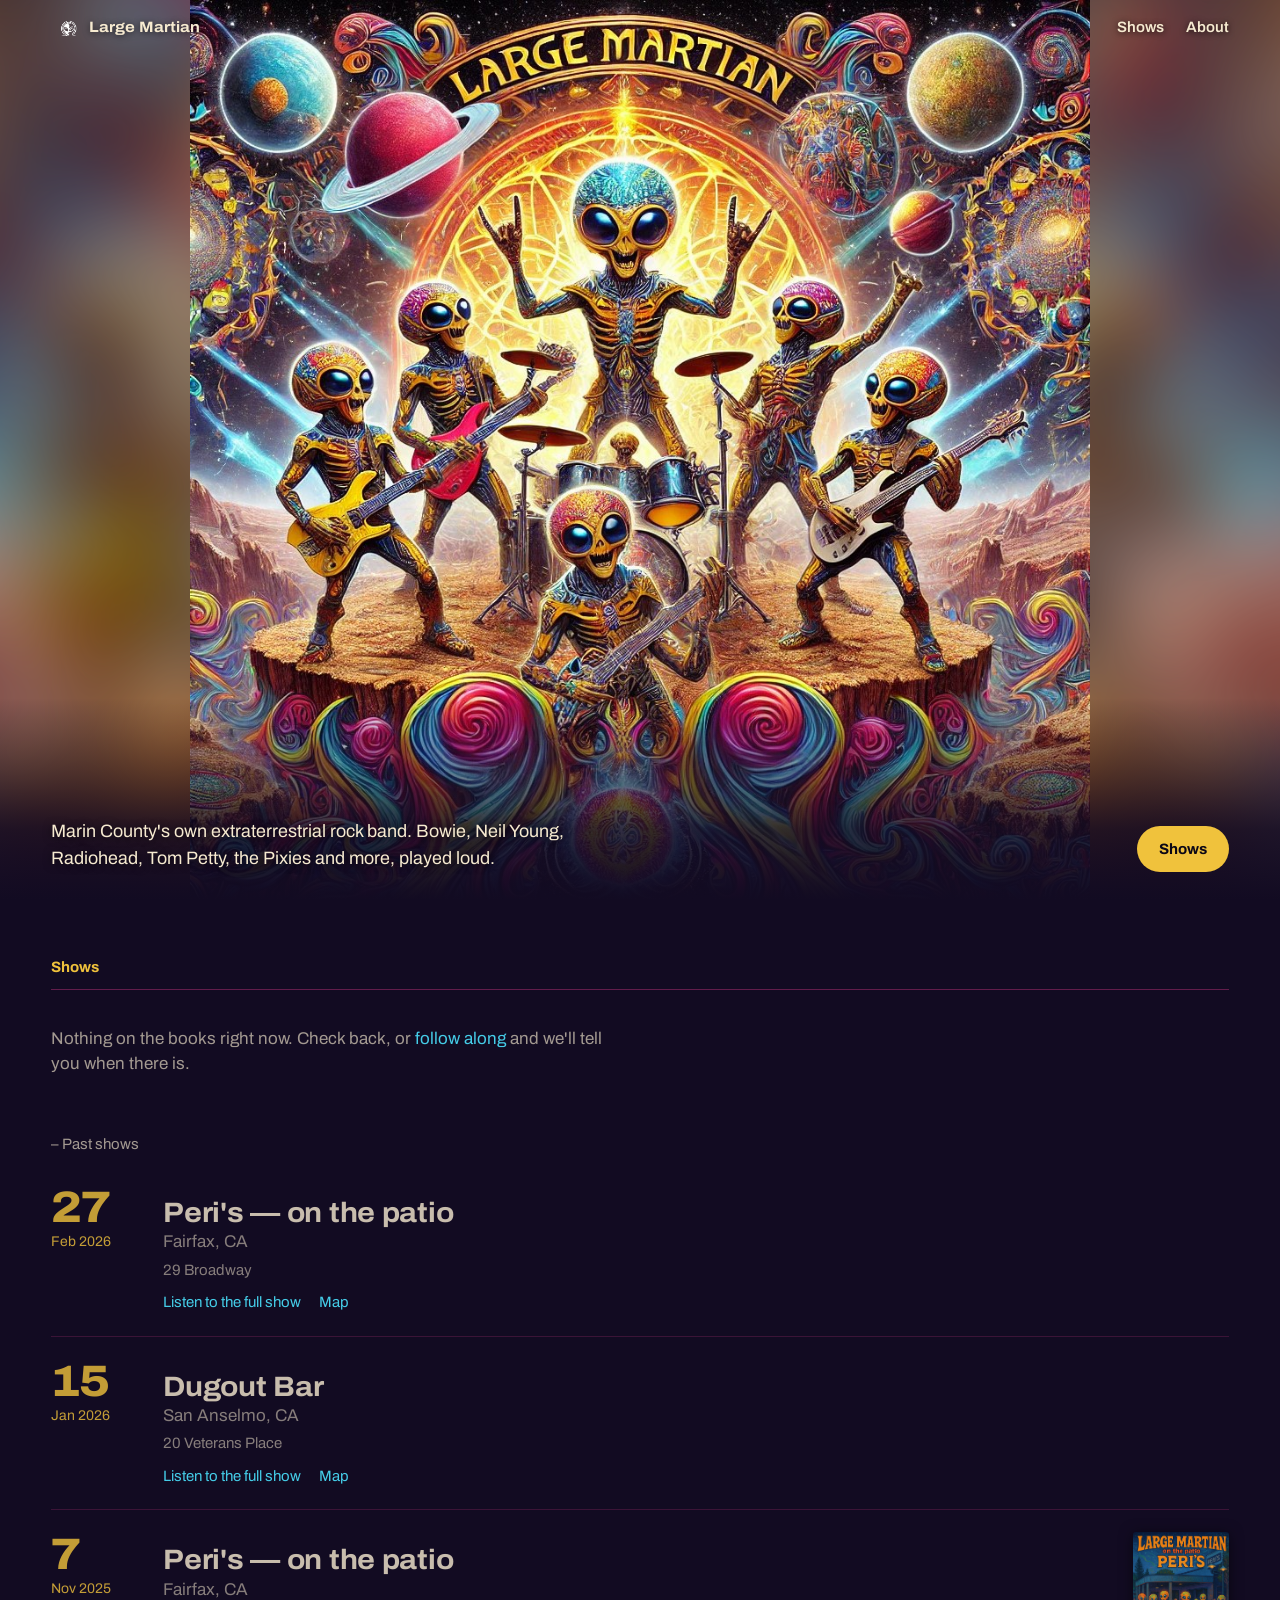
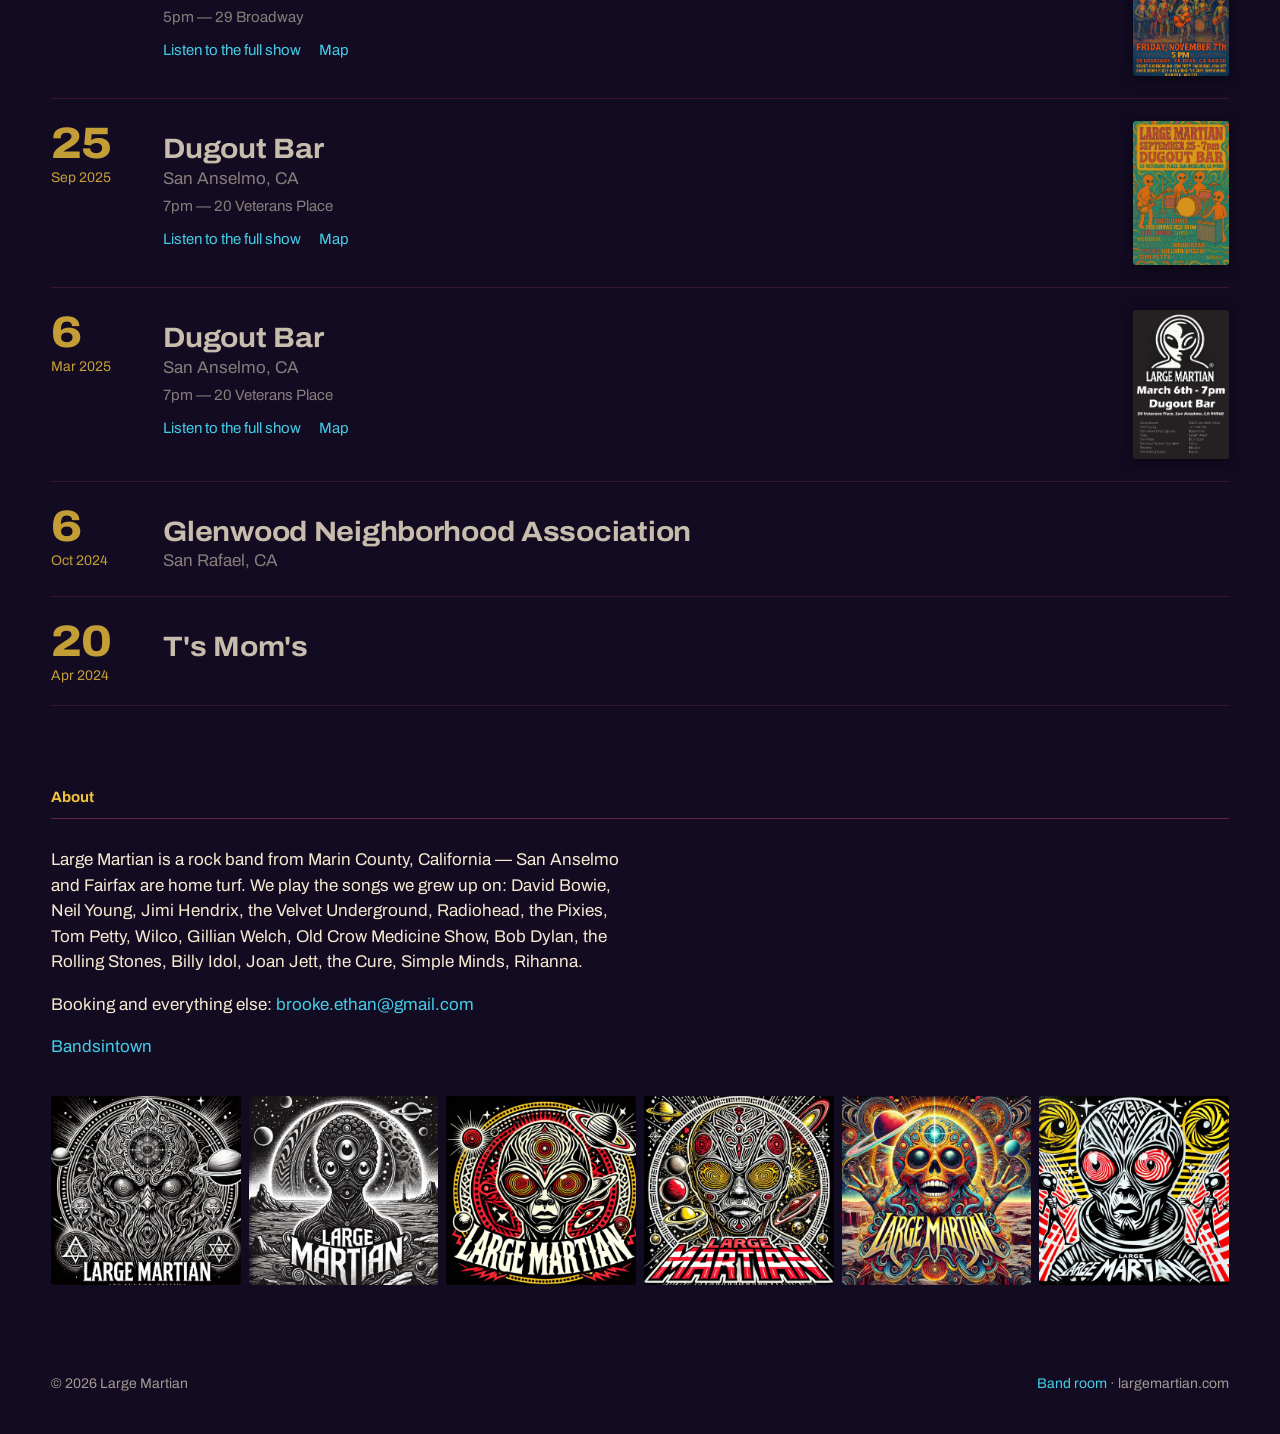
<file: index.html>
<!doctype html>
<html lang="en">
<head>
  <meta charset="utf-8">
  <meta name="viewport" content="width=device-width, initial-scale=1">
  <title>Large Martian</title>
  <meta name="description" content="Large Martian — Marin County rock band. Upcoming shows, recordings, and where to find us.">
  <meta name="theme-color" content="#120b22">
  <link rel="preconnect" href="https://fonts.googleapis.com">
  <link rel="preconnect" href="https://fonts.gstatic.com" crossorigin>
  <link href="https://fonts.googleapis.com/css2?family=Archivo:ital,wdth,wght@0,62..125,100..900&display=swap" rel="stylesheet">
  <link rel="stylesheet" href="style.css">
  <link rel="icon" type="image/png" href="img/favicon.png">
  <link rel="apple-touch-icon" href="img/favicon.png">
  <meta property="og:title" content="Large Martian">
  <meta property="og:description" content="Marin County rock band. Shows, recordings, and where to find us.">
  <meta property="og:image" content="https://largemartian.com/img/og.jpg">
</head>
<body>

<header class="top over">
  <a class="wordmark" href="#"><img src="img/head.png" alt="" width="28" height="25"> Large Martian</a>
  <nav>
    <a href="#shows">Shows</a>
    <a href="#listen">Listen</a>
    <a href="#about">About</a>
  </nav>
</header>

<section class="hero" aria-label="Large Martian">
  <div class="hero-bg" style="background-image:url(img/hero.jpg)" aria-hidden="true"></div>
  <img class="hero-img" src="img/hero.jpg" alt="Large Martian: five alien skeletons playing guitars, bass and drums on a Martian plateau under a sky full of planets" fetchpriority="high">
  <h1 class="sr-only">Large Martian</h1>
  <div class="hero-foot">
    <p class="tag">Marin County's own extraterrestrial rock band. Bowie, Neil Young, Radiohead, Tom Petty, the Pixies and more, played loud.</p>
    <a class="btn" href="#shows">Shows</a>
  </div>
</section>

<section id="shows">
  <h2>Shows</h2>
  <ul class="shows" id="upcoming"></ul>
  <p class="empty" id="no-shows" hidden>Nothing on the books right now. Check back, or <a href="#about">follow along</a> and we'll tell you when there is.</p>
  <details class="past-shows" id="past-wrap" hidden>
    <summary>Past shows</summary>
    <ul class="shows" id="past"></ul>
  </details>
</section>

<section id="listen">
  <h2>Listen</h2>
  <div id="public-tracks"></div>
</section>

<section id="about">
  <h2>About</h2>
  <div class="prose">
    <p>Large Martian is a rock band from Marin County, California — San Anselmo and Fairfax are home turf. We play the songs we grew up on: David Bowie, Neil Young, Jimi Hendrix, the Velvet Underground, Radiohead, the Pixies, Tom Petty, Wilco, Gillian Welch, Old Crow Medicine Show, Bob Dylan, the Rolling Stones, Billy Idol, Joan Jett, the Cure, Simple Minds, Rihanna.</p>
    <p>Booking and everything else: <a href="mailto:brooke.ethan@gmail.com">brooke.ethan@gmail.com</a></p>
  </div>
  <ul class="links" id="social-links"></ul>
  <ul class="gallery" aria-label="Artwork">
    <li><img src="img/art-1.jpg" alt="Large Martian artwork" loading="lazy"></li>
    <li><img src="img/art-2.jpg" alt="Large Martian artwork" loading="lazy"></li>
    <li><img src="img/art-3.jpg" alt="Large Martian artwork" loading="lazy"></li>
    <li><img src="img/art-4.jpg" alt="Large Martian artwork" loading="lazy"></li>
    <li><img src="img/art-5.jpg" alt="Large Martian artwork" loading="lazy"></li>
    <li><img src="img/art-6.jpg" alt="Large Martian artwork" loading="lazy"></li>
  </ul>
</section>

<footer>
  <span>© <span id="year"></span> Large Martian</span>
  <span><a href="band/">Band room</a> · largemartian.com</span>
</footer>

<script>
(async function () {
  document.getElementById('year').textContent = new Date().getFullYear();

  const MONTHS = ['Jan','Feb','Mar','Apr','May','Jun','Jul','Aug','Sep','Oct','Nov','Dec'];
  const today = new Date(); today.setHours(0,0,0,0);
  function parseDate(s) { const [y,m,d] = s.split('-').map(Number); return new Date(y, m-1, d); }

  function showRow(s, past) {
    const d = parseDate(s.date);
    const li = document.createElement('li');
    li.className = 'show' + (past ? ' past' : '');
    const links = [];
    if (past && s.recording) links.push(`<a href="${s.recording}" target="_blank" rel="noopener">Listen to the full show</a>`);
    if (s.map) links.push(`<a href="${s.map}" target="_blank" rel="noopener">Map</a>`);
    li.innerHTML = `
      <div class="date"><span class="day">${d.getDate()}</span><span class="mon">${MONTHS[d.getMonth()]} ${d.getFullYear()}</span></div>
      <div class="where">
        <span class="venue">${s.venue || ''}</span>
        ${s.city ? `<span class="city">${s.city}</span>` : ''}
        ${(s.time || s.note) ? `<div class="meta">${[s.time, s.note].filter(Boolean).join(' — ')}</div>` : ''}
        ${links.length ? `<div class="links">${links.join('')}</div>` : ''}
      </div>
      ${(!past && s.tickets) ? `<a class="tickets" href="${s.tickets}" target="_blank" rel="noopener">Tickets</a>` : ''}
      ${s.poster ? `<a class="poster" href="${s.poster}" target="_blank" rel="noopener"><img src="${s.poster}" alt="Poster: ${s.venue}, ${s.date}" loading="lazy"></a>` : ''}`;
    return li;
  }

  try {
    const data = await (await fetch('shows.json', {cache: 'no-store'})).json();
    const shows = (data.shows || []).slice().sort((a,b) => a.date.localeCompare(b.date));
    const up = shows.filter(s => parseDate(s.date) >= today);
    const past = shows.filter(s => parseDate(s.date) < today).reverse();
    const upEl = document.getElementById('upcoming');
    up.forEach(s => upEl.appendChild(showRow(s, false)));
    document.getElementById('no-shows').hidden = up.length > 0;
    if (past.length) {
      const wrap = document.getElementById('past-wrap');
      wrap.hidden = false;
      if (!up.length) wrap.open = true;
      const pEl = document.getElementById('past');
      past.forEach(s => pEl.appendChild(showRow(s, true)));
    }
  } catch (e) {
    document.getElementById('no-shows').hidden = false;
  }

  try {
    const pub = await (await fetch('listen.json', {cache: 'no-store'})).json();
    const wrap = document.getElementById('public-tracks');
    if (!(pub.sessions || []).length) {
      document.getElementById('listen').hidden = true;
      document.querySelector('.top nav a[href="#listen"]').hidden = true;
    }
    (pub.sessions || []).forEach(sess => {
      const div = document.createElement('div');
      div.className = 'session';
      div.innerHTML = `<h3>${sess.title}</h3>${sess.note ? `<p class="note">${sess.note}</p>` : ''}<ul class="tracks"></ul>`;
      const ul = div.querySelector('ul');
      sess.tracks.forEach(t => {
        const li = document.createElement('li');
        li.className = 'track';
        li.innerHTML = `<span class="title">${t.title}</span><audio controls preload="none" src="${pub.base}${t.file}"></audio>`;
        ul.appendChild(li);
      });
      wrap.appendChild(div);
    });
    const links = document.getElementById('social-links');
    (pub.links || []).forEach(l => {
      const li = document.createElement('li');
      li.innerHTML = `<a href="${l.url}" target="_blank" rel="noopener">${l.label}</a>`;
      links.appendChild(li);
    });
  } catch (e) { /* no listen.json yet */ }
})();
</script>
</body>
</html>
</file>
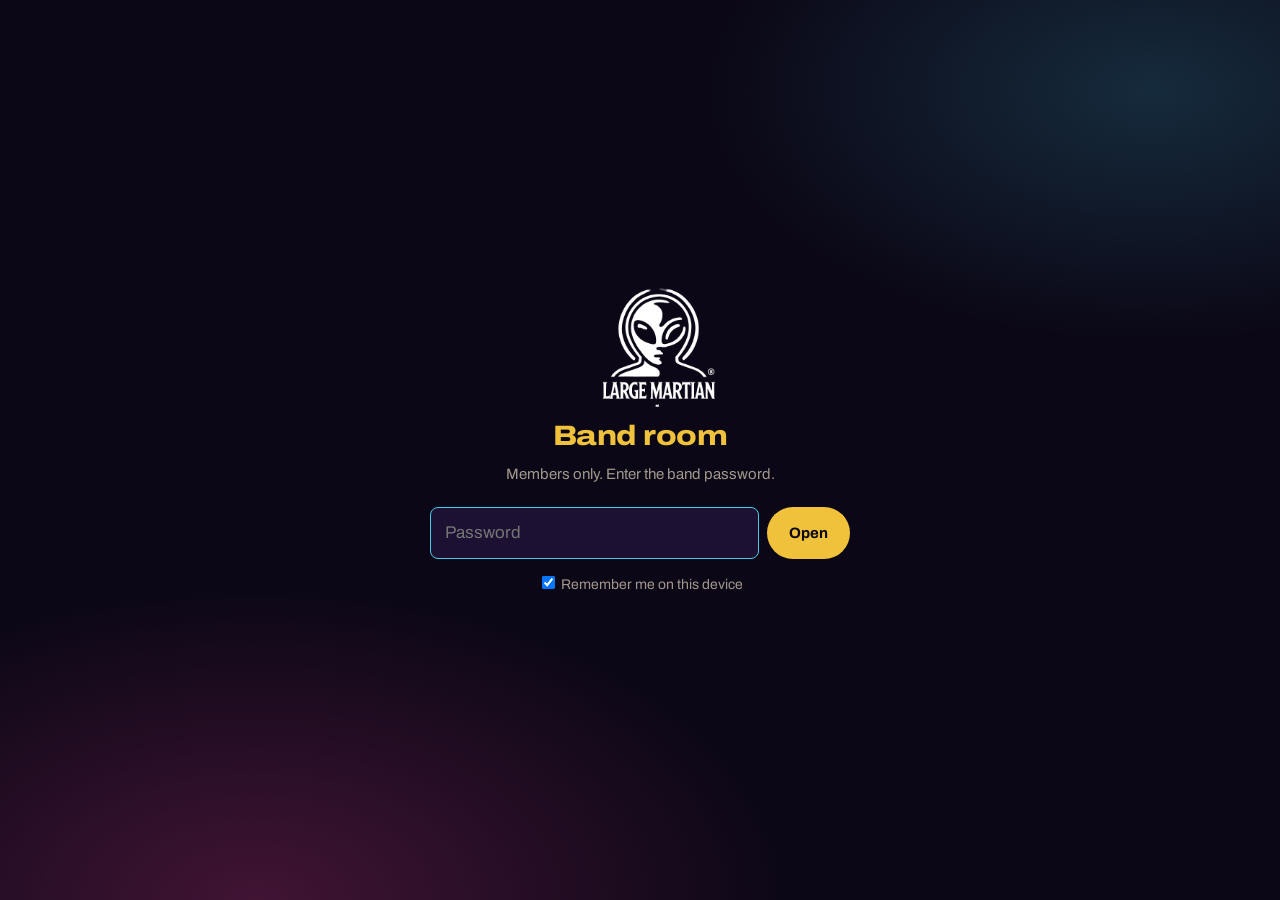
<file: band/index.html>
<!doctype html>
<html lang="en">
<head>
  <meta charset="utf-8">
  <meta name="viewport" content="width=device-width, initial-scale=1">
  <title>Band room — Large Martian</title>
  <meta name="robots" content="noindex, nofollow">
  <meta name="theme-color" content="#0b0716">
  <link rel="preconnect" href="https://fonts.googleapis.com">
  <link rel="preconnect" href="https://fonts.gstatic.com" crossorigin>
  <link href="https://fonts.googleapis.com/css2?family=Archivo:ital,wdth,wght@0,62..125,100..900&display=swap" rel="stylesheet">
  <link rel="stylesheet" href="../style.css">
  <link rel="icon" type="image/png" href="../img/favicon.png">
</head>
<body>

<!-- ---------- gate ---------- -->
<div class="gate" id="gate">
  <form id="gate-form" autocomplete="off">
    <img class="mark" src="../img/mark.png" alt="Large Martian">
    <h1>Band room</h1>
    <p>Members only. Enter the band password.</p>
    <div class="row">
      <input type="password" id="pw" placeholder="Password" required autofocus aria-label="Band password">
      <button class="btn" type="submit">Open</button>
    </div>
    <label class="remember"><input type="checkbox" id="remember" checked> Remember me on this device</label>
    <div class="error" id="err" aria-live="polite"></div>
  </form>
</div>

<!-- ---------- room (hidden until unlocked) ---------- -->
<div id="room" hidden>
<header class="top">
  <a class="wordmark" href="../"><img src="../img/head.png" alt="" width="28" height="25"> Large Martian</a>
  <nav>
    <a href="#practice">Practice</a>
    <a href="#scheduler">Scheduler</a>
    <a href="#archive">Sessions</a>
    <a href="#recordings">Tracks</a>
    <a href="#setlists">Set lists</a>
    <a href="#" id="lock">Lock</a>
  </nav>
</header>

<div class="room-head">
  <img class="room-mark" src="../img/mark.png" alt="Large Martian">
  <div>
    <h1>Band room</h1>
    <p>Practice schedule, every session recording, pulled-out tracks, and set lists.</p>
  </div>
</div>

<section id="practice" class="calendar">
  <h2>Practice calendar</h2>
  <div id="cal"></div>
</section>

<section id="scheduler" class="sched">
  <h2>Practice scheduler</h2>
  <div id="sched-body"></div>
</section>

<section id="archive">
  <h2>Session archive</h2>
  <p class="hint" id="archive-hint"></p>
  <ul class="archive" id="arch"></ul>
</section>

<section id="recordings">
  <h2>Tracks</h2>
  <p class="hint">Individual songs pulled out of practice sessions. Press play.</p>
  <div id="rec"></div>
</section>

<section id="setlists">
  <h2>Set lists</h2>
  <div id="sets"></div>
</section>

<footer>
  <span>Large Martian — band room</span>
  <span><a href="lock.html">Update this page</a> · <a href="../">Public site</a></span>
</footer>
</div>

<script>
(function () {
  const enc = new TextEncoder(), dec = new TextDecoder();
  const b64 = { to: b => btoa(String.fromCharCode(...new Uint8Array(b))), from: s => Uint8Array.from(atob(s), c => c.charCodeAt(0)) };
  const KEY_STORE = 'lm-band-key';

  async function deriveKey(password, salt, iterations) {
    const base = await crypto.subtle.importKey('raw', enc.encode(password), 'PBKDF2', false, ['deriveKey']);
    return crypto.subtle.deriveKey({ name: 'PBKDF2', salt, iterations, hash: 'SHA-256' }, base, { name: 'AES-GCM', length: 256 }, true, ['decrypt']);
  }
  async function decryptWith(key, blob) {
    const pt = await crypto.subtle.decrypt({ name: 'AES-GCM', iv: b64.from(blob.iv) }, key, b64.from(blob.ct));
    return JSON.parse(dec.decode(pt));
  }

  let blob;
  async function loadBlob() {
    if (!blob) blob = await (await fetch('band.enc.json', { cache: 'no-store' })).json();
    return blob;
  }

  // Try a remembered key first
  (async () => {
    try {
      const raw = localStorage.getItem(KEY_STORE);
      if (!raw) return;
      const key = await crypto.subtle.importKey('raw', b64.from(raw), 'AES-GCM', true, ['decrypt']);
      const data = await decryptWith(key, await loadBlob());
      unlock(data);
    } catch (e) { try { localStorage.removeItem(KEY_STORE); } catch (_) {} }
  })();

  document.getElementById('gate-form').addEventListener('submit', async ev => {
    ev.preventDefault();
    const err = document.getElementById('err'); err.textContent = '';
    const btn = ev.target.querySelector('button'); btn.disabled = true; btn.textContent = 'Opening…';
    try {
      const b = await loadBlob();
      const key = await deriveKey(document.getElementById('pw').value, b64.from(b.salt), b.iterations);
      const data = await decryptWith(key, b);
      if (document.getElementById('remember').checked) {
        try { localStorage.setItem(KEY_STORE, b64.to(await crypto.subtle.exportKey('raw', key))); } catch (_) {}
      }
      unlock(data);
    } catch (e) {
      err.textContent = 'That password didn’t open it. Try again.';
      document.getElementById('pw').select();
    } finally { btn.disabled = false; btn.textContent = 'Open'; }
  });

  document.getElementById('lock').addEventListener('click', ev => {
    ev.preventDefault();
    try { localStorage.removeItem(KEY_STORE); } catch (_) {}
    location.reload();
  });

  let unlocked = false;
  function unlock(data) {
    if (unlocked) return; unlocked = true;
    document.getElementById('gate').hidden = true;
    document.getElementById('room').hidden = false;
    document.body.style.background = '';
    render(data);
  }


  // ---------- practice scheduler ----------
  async function renderScheduler(data) {
    const root = document.getElementById('sched-body');
    const cfg = data.scheduler || {};
    if (!cfg.url) {
      root.innerHTML = `<p class="hint">Not connected yet. The scheduler engine is a small Google script; once it's deployed, its web-app URL goes in <code>scheduler.url</code> via <a href="lock.html">Update this page</a>.</p>`;
      return;
    }
    const DAYS = ['Sun','Mon','Tue','Wed','Thu','Fri','Sat'];
    const MON = ['January','February','March','April','May','June','July','August','September','October','November','December'];
    const api = async (payload) => {
      // credentials:'omit' keeps Google cookies out of the request, so a stale Google sign-in in this
      // browser can't make the (public) engine bounce us to a login page instead of returning JSON.
      const r = await fetch(cfg.url, { method: 'POST', credentials: 'omit', redirect: 'follow', body: JSON.stringify(Object.assign({ token: cfg.token }, payload)) });
      const text = await r.text();
      let j; try { j = JSON.parse(text); } catch (e) { throw new Error('the engine answered with a web page instead of data (status ' + r.status + '). Reload once; if it keeps happening, tell Ethan.'); }
      if (!j.ok) throw new Error(j.error || 'request failed'); return j;
    };
    const ME_KEY = 'lm-member';
    let me = ''; try { me = localStorage.getItem(ME_KEY) || ''; } catch (_) {}
    const now = new Date();
    let month = `${now.getMonth() === 11 ? now.getFullYear() + 1 : now.getFullYear()}-${String((now.getMonth() + 1) % 12 + 1).padStart(2, '0')}`;
    let state, mine = new Set(), dirty = false;

    root.innerHTML = `<p class="hint">Loading…</p>`;
    async function load() {
      try { state = await api({ action: 'state', month }); }
      catch (e) { root.innerHTML = `<p class="hint">Couldn't reach the scheduler: ${e.message}</p>`; return; }
      if (!me && state.settings.members[0]) me = state.settings.members[0].name;
      mine = new Set(state.availability[me] || []); dirty = false;
      draw();
    }

    function monthDays() {
      const [y, m] = month.split('-').map(Number); const out = [];
      for (let d = new Date(y, m - 1, 1); d.getMonth() === m - 1; d.setDate(d.getDate() + 1))
        out.push({ date: `${y}-${String(m).padStart(2,'0')}-${String(d.getDate()).padStart(2,'0')}`, dow: d.getDay(), day: d.getDate() });
      return out;
    }
    function shiftMonth(n) { let [y, m] = month.split('-').map(Number); m += n; if (m < 1) { m = 12; y--; } if (m > 12) { m = 1; y++; } month = `${y}-${String(m).padStart(2,'0')}`; load(); }
    const fmtT = hm => { const [h, mi] = hm.split(':').map(Number); return `${h % 12 || 12}${mi ? ':' + String(mi).padStart(2,'0') : ''}${h < 12 ? 'am' : 'pm'}`; };

    function draw() {
      const s = state.settings, [y, m] = month.split('-').map(Number);
      const plan = state.schedule.length ? state.schedule : state.preview;
      const pickedMap = {}; plan.forEach(p => { pickedMap[p.date] = p; });
      const onCal = state.schedule.length > 0;
      const weSlots = Array.isArray(s.slots.weekend) ? s.slots.weekend : [];
      const slotLabel = id => (weSlots.find(x => x.id === id) || {}).label || '';
      const days = monthDays();
      const lead = days[0].dow; // Sunday-first grid, like Google Calendar
      const busyCount = (d, slot) => Object.entries(state.availability).filter(([who, dates]) => who !== me && (dates.includes(d) || (slot && dates.includes(d + '#' + slot)))).map(([who]) => who);
      const answered = Object.keys(state.availability).filter(n => s.members.some(x => x.name === n));
      const missing = s.members.map(x => x.name).filter(n => !answered.includes(n));

      root.innerHTML = `
        <div class="sched-top">
          <label>I am <select id="me">${s.members.map(x => `<option ${x.name === me ? 'selected' : ''}>${x.name}</option>`).join('')}</select></label>
          <div class="month-nav"><button class="btn ghost small" id="prev">‹</button><strong>${MON[m-1]} ${y}</strong><button class="btn ghost small" id="next">›</button></div>
        </div>
        <p class="hint">Tap the days you <strong>can't</strong> make — on weekends, tap the sessions (or the date for the whole day) — then save. Gold = proposed practice${onCal ? ' (on the calendar)' : ''}.</p>
        <div class="grid">
          ${['Sun','Mon','Tue','Wed','Thu','Fri','Sat'].map(d => `<div class="gh">${d}</div>`).join('')}
          ${'<div></div>'.repeat(lead)}
          ${days.map(d => {
            const isWe = d.dow === 0 || d.dow === 6;
            const off = s.dayOrder.includes(DAYS[d.dow]) ? '' : 'off';
            const pk = pickedMap[d.date];
            if (!isWe) {
              const others = busyCount(d.date);
              const cls = ['gd', mine.has(d.date) ? 'busy' : '', pk ? 'picked' : '', off].join(' ');
              return `<button type="button" class="${cls}" data-d="${d.date}" title="${others.length ? 'Out: ' + others.join(', ') : ''}"><span class="n">${d.day}</span>${others.length ? `<span class="o">${others.length} out</span>` : ''}</button>`;
            }
            const allBusy = mine.has(d.date);
            const chips = weSlots.map(sl => { const key = d.date + '#' + sl.id; const others = busyCount(d.date, sl.id); const b = allBusy || mine.has(key);
              const short = /^morn/i.test(sl.label) ? 'AM' : /^after/i.test(sl.label) ? 'PM' : sl.label.slice(0,3);
              return `<button type="button" class="chip ${b ? 'busy' : ''} ${pk && pk.slot === sl.id ? 'picked' : ''}" data-k="${key}" title="${sl.label} ${fmtT(sl.start)}–${fmtT(sl.end)}${others.length ? ' — out: ' + others.join(', ') : ''}">${short}${others.length ? `<i>${others.length}</i>` : ''}</button>`; }).join('');
            return `<div class="gd we ${allBusy ? 'busy' : ''} ${pk ? 'picked' : ''} ${off}" data-d="${d.date}"><button type="button" class="n day" data-d="${d.date}" title="Tap to mark the whole day">${d.day}</button><div class="chips">${chips}</div></div>`;
          }).join('')}
        </div>
        <div class="row">
          <button class="btn" id="save" ${dirty ? '' : 'disabled'}>Save my days</button>
          <span class="hint" style="margin:0">${answered.length}/${s.members.length} answered${missing.length ? ' — waiting on ' + missing.join(', ') : ''}</span>
        </div>

        <h3>${onCal ? 'On the calendar' : 'Proposed'} for ${MON[m-1]}</h3>
        <ul class="plan">${(onCal ? state.schedule : state.preview).map(p => { const [yy, mm, dd] = p.date.split('-').map(Number); const dt = new Date(yy, mm-1, dd); const lb = p.label || slotLabel(p.slot); return `<li><strong>${DAYS[dt.getDay()]} ${MON[mm-1].slice(0,3)} ${dd}</strong> ${fmtT(p.start)}–${fmtT(p.end)}${lb ? ` <span class="lb">${lb.toLowerCase()}</span>` : ''}</li>`; }).join('') || '<li>No day works for everyone yet.</li>'}</ul>
        <div class="row">
          <button class="btn" id="run">${onCal ? 'Rebuild and update the calendar' : 'Put it on the calendar'}</button>
          <button class="btn ghost" id="poll">Email everyone the poll</button>
          <span class="hint" id="msg" style="margin:0"></span>
        </div>

        <details class="settings">
          <summary>Settings</summary>
          <div class="sgrid">
            <label>Practices per week <select id="ppw">${[1,2,3,4].map(n => `<option ${n == s.practicesPerWeek ? 'selected' : ''}>${n}</option>`).join('')}</select></label>
            <label>Poll goes out on the <input type="number" min="1" max="28" id="pollDay" value="${s.pollDay}"> of the month</label>
            <label>Schedule is set on the <input type="number" min="1" max="28" id="deadlineDay" value="${s.deadlineDay}"></label>
            <label>No answer by then means <select id="noAnswer"><option value="available" ${s.noAnswer === 'available' ? 'selected' : ''}>they're available</option><option value="skip" ${s.noAnswer === 'skip' ? 'selected' : ''}>hold off on every day</option></select></label>
            <label>Weekday practice <input type="time" id="wd1" value="${s.slots.weekday.start}"> to <input type="time" id="wd2" value="${s.slots.weekday.end}"></label>
            <div class="wes"><strong>Weekend sessions</strong> <span class="hint" style="display:inline;margin:0">(first = most preferred)</span>
              ${weSlots.map((sl, i) => `<div class="werow"><input type="text" value="${sl.label}" data-i="${i}" data-k="label" aria-label="Session name"><input type="time" value="${sl.start}" data-i="${i}" data-k="start"> to <input type="time" value="${sl.end}" data-i="${i}" data-k="end"><span><button type="button" class="wmv" data-i="${i}" data-dir="-1">▲</button><button type="button" class="wmv" data-i="${i}" data-dir="1">▼</button></span></div>`).join('')}
            </div>
            <label>Pick days where <select id="minFree"><option value="all" ${s.minFree === 'all' ? 'selected' : ''}>everyone is free</option>${s.members.map((_, i) => i + 1).filter(n => n < s.members.length).map(n => `<option value="${n}" ${String(s.minFree) === String(n) ? 'selected' : ''}>at least ${n} are free</option>`).join('')}</select></label>
            <label><input type="checkbox" id="notify" ${s.notify ? 'checked' : ''}> Send the emails</label>
          </div>
          <div class="order">
            <strong>Day preference</strong>
            <ol id="order">${s.dayOrder.map((d, i) => `<li data-d="${d}">${d} <span><button type="button" class="mv" data-i="${i}" data-dir="-1">▲</button><button type="button" class="mv" data-i="${i}" data-dir="1">▼</button><button type="button" class="rm" data-i="${i}">✕</button></span></li>`).join('')}</ol>
            <div class="row">${DAYS.filter(d => !s.dayOrder.includes(d)).map(d => `<button type="button" class="btn ghost small add" data-d="${d}">+ ${d}</button>`).join('')}</div>
          </div>
          <div class="members">
            <strong>Members</strong>
            <div id="members">${s.members.map((x, i) => `<div class="mrow"><input value="${x.name}" placeholder="Name" data-i="${i}" data-k="name"><input value="${x.email}" placeholder="email" data-i="${i}" data-k="email"><button type="button" class="rmm" data-i="${i}">✕</button></div>`).join('')}</div>
            <button type="button" class="btn ghost small" id="addm">+ Add member</button>
          </div>
          <div class="row"><button class="btn" id="saveSettings">Save settings</button><a class="hint" style="margin:0" href="${state.sheet}" target="_blank" rel="noopener">Open the answers sheet</a></div>
        </details>`;

      const msg = (t, bad) => { const el = root.querySelector('#msg'); el.textContent = t; el.style.color = bad ? 'var(--magenta)' : ''; };
      root.querySelector('#me').onchange = e => { me = e.target.value; try { localStorage.setItem(ME_KEY, me); } catch (_) {} mine = new Set(state.availability[me] || []); dirty = false; draw(); };
      root.querySelector('#prev').onclick = () => shiftMonth(-1);
      root.querySelector('#next').onclick = () => shiftMonth(1);
      root.querySelectorAll('button.gd, .gd.we .day').forEach(b => b.onclick = () => {
        const d = b.dataset.d;
        if (mine.has(d)) { mine.delete(d); } else { mine.add(d); weSlots.forEach(sl => mine.delete(d + '#' + sl.id)); }
        dirty = true; draw();
      });
      root.querySelectorAll('.chip').forEach(b => b.onclick = () => {
        const k = b.dataset.k, d = k.split('#')[0];
        if (mine.has(d)) { mine.delete(d); weSlots.forEach(sl => { if (d + '#' + sl.id !== k) mine.add(d + '#' + sl.id); }); }
        else if (mine.has(k)) mine.delete(k); else mine.add(k);
        // all three chips busy == whole day
        if (weSlots.length && weSlots.every(sl => mine.has(d + '#' + sl.id))) { weSlots.forEach(sl => mine.delete(d + '#' + sl.id)); mine.add(d); }
        dirty = true; draw();
      });
      root.querySelectorAll('.wes input').forEach(inp => inp.oninput = () => { weSlots[+inp.dataset.i][inp.dataset.k] = inp.value; });
      root.querySelectorAll('.wmv').forEach(b => b.onclick = () => { const i = +b.dataset.i, j = i + (+b.dataset.dir); if (j < 0 || j >= weSlots.length) return; [weSlots[i], weSlots[j]] = [weSlots[j], weSlots[i]]; draw(); root.querySelector('.settings').open = true; });
      root.querySelector('#save').onclick = async () => { msg('Saving…'); try { const r = await api({ action: 'saveAvailability', month, member: me, unavailable: [...mine] }); state.availability = r.availability; dirty = false; const p = await api({ action: 'preview', month }); state.preview = p.picked; draw(); msg('Saved.'); } catch (e) { msg(e.message, true); } };
      root.querySelector('#run').onclick = async () => { if (!confirm(`Write ${MON[m-1]}'s practices to the Google Calendar and email the band?`)) return; msg('Building…'); try { await api({ action: 'run', month }); await load(); } catch (e) { msg(e.message, true); } };
      root.querySelector('#poll').onclick = async () => { msg('Sending…'); try { await api({ action: 'openPoll', month }); msg('Poll emailed.'); } catch (e) { msg(e.message, true); } };

      // settings editing (local until saved)
      const reorder = (i, dir) => { const o = s.dayOrder; const j = i + dir; if (j < 0 || j >= o.length) return; [o[i], o[j]] = [o[j], o[i]]; draw(); root.querySelector('.settings').open = true; };
      root.querySelectorAll('.mv').forEach(b => b.onclick = () => reorder(+b.dataset.i, +b.dataset.dir));
      root.querySelectorAll('.rm').forEach(b => b.onclick = () => { s.dayOrder.splice(+b.dataset.i, 1); draw(); root.querySelector('.settings').open = true; });
      root.querySelectorAll('.add').forEach(b => b.onclick = () => { s.dayOrder.push(b.dataset.d); draw(); root.querySelector('.settings').open = true; });
      root.querySelectorAll('.rmm').forEach(b => b.onclick = () => { s.members.splice(+b.dataset.i, 1); draw(); root.querySelector('.settings').open = true; });
      root.querySelector('#addm').onclick = () => { s.members.push({ name: '', email: '' }); draw(); root.querySelector('.settings').open = true; };
      root.querySelectorAll('#members input').forEach(inp => inp.oninput = () => { s.members[+inp.dataset.i][inp.dataset.k] = inp.value; });
      root.querySelector('#saveSettings').onclick = async () => {
        const g = id => root.querySelector('#' + id);
        const ns = { practicesPerWeek: +g('ppw').value, pollDay: +g('pollDay').value, deadlineDay: +g('deadlineDay').value, noAnswer: g('noAnswer').value, minFree: g('minFree').value,
          slots: { weekday: { start: g('wd1').value, end: g('wd2').value }, weekend: weSlots.map(x => ({ id: x.id, label: x.label, start: x.start, end: x.end })) },
          dayOrder: s.dayOrder, members: s.members.filter(x => x.name), notify: g('notify').checked };
        msg('Saving settings…'); try { await api({ action: 'saveSettings', settings: ns }); await load(); } catch (e) { msg(e.message, true); }
      };
    }
    load();
  }

  function render(data) {
    const MONTHS = ['Jan','Feb','Mar','Apr','May','Jun','Jul','Aug','Sep','Oct','Nov','Dec'];

    const cal = document.getElementById('cal');
    if (data.calendar) {
      cal.innerHTML = `<iframe src="${data.calendar}" loading="lazy" title="Practice calendar"></iframe>` +
        (data.calendarLink ? `<p class="hint" style="margin-top:12px"><a href="${data.calendarLink}" target="_blank" rel="noopener">Open in Google Calendar</a> to add or move a practice.</p>` : '');
    } else {
      cal.innerHTML = `<p class="hint">No calendar linked yet. Make a shared Google Calendar called "Large Martian practice", share it with everyone in the band (Make changes to events), then put its embed URL in <code>calendar</code> and its share link in <code>calendarLink</code> via <a href="lock.html">Update this page</a>.</p>`;
    }

    renderScheduler(data);

    const arch = document.getElementById('arch');
    const items = (data.archive || []).slice().sort((a,b) => b.date.localeCompare(a.date));
    document.getElementById('archive-hint').innerHTML = items.length
      ? `Every full practice and show recording, in the band's shared Google Drive. <a href="${data.archiveRoot}" target="_blank" rel="noopener">Open the whole folder</a>.`
      : 'No sessions listed yet.';
    let lastYear = '';
    items.forEach(s => {
      const [y,m,d] = s.date.split('-').map(Number);
      if (String(y) !== lastYear) { lastYear = String(y); const yr = document.createElement('li'); yr.className = 'year'; yr.textContent = y; arch.appendChild(yr); }
      const li = document.createElement('li');
      li.className = 'sess' + (s.kind === 'show' ? ' is-show' : '');
      li.innerHTML = `<span class="d">${MONTHS[m-1]} ${d}</span><a href="${s.url}" target="_blank" rel="noopener">${s.title}</a>`;
      arch.appendChild(li);
    });

    const rec = document.getElementById('rec');
    (data.recordings || []).forEach(sess => {
      const div = document.createElement('div');
      div.className = 'session';
      div.innerHTML = `<h3>${sess.title}</h3>${sess.note ? `<p class="note">${sess.note}</p>` : ''}<ul class="tracks"></ul>`;
      const ul = div.querySelector('ul');
      sess.tracks.forEach(t => {
        const src = data.base + (sess.folder ? sess.folder + '/' : '') + t.file;
        const li = document.createElement('li');
        li.className = 'track';
        li.innerHTML = `<span class="title">${t.title}</span><audio controls preload="none" src="${src}"></audio>`;
        ul.appendChild(li);
      });
      rec.appendChild(div);
    });

    const sets = document.getElementById('sets');
    (data.setlists || []).forEach(s => {
      const div = document.createElement('div');
      div.className = 'setlist';
      div.innerHTML = `<h3>${s.title}</h3>${s.note ? `<p class="note">${s.note}${s.link ? ` <a href="${s.link}" target="_blank" rel="noopener">Open on Ultimate Guitar</a>` : ''}</p>` : ''}<ol>${s.songs.map(x => typeof x === 'string' ? `<li>${x}</li>` : `<li><a href="${x.url}" target="_blank" rel="noopener">${x.title}</a></li>`).join('')}</ol>`;
      sets.appendChild(div);
    });
  }
})();
</script>
</body>
</html>
</file>
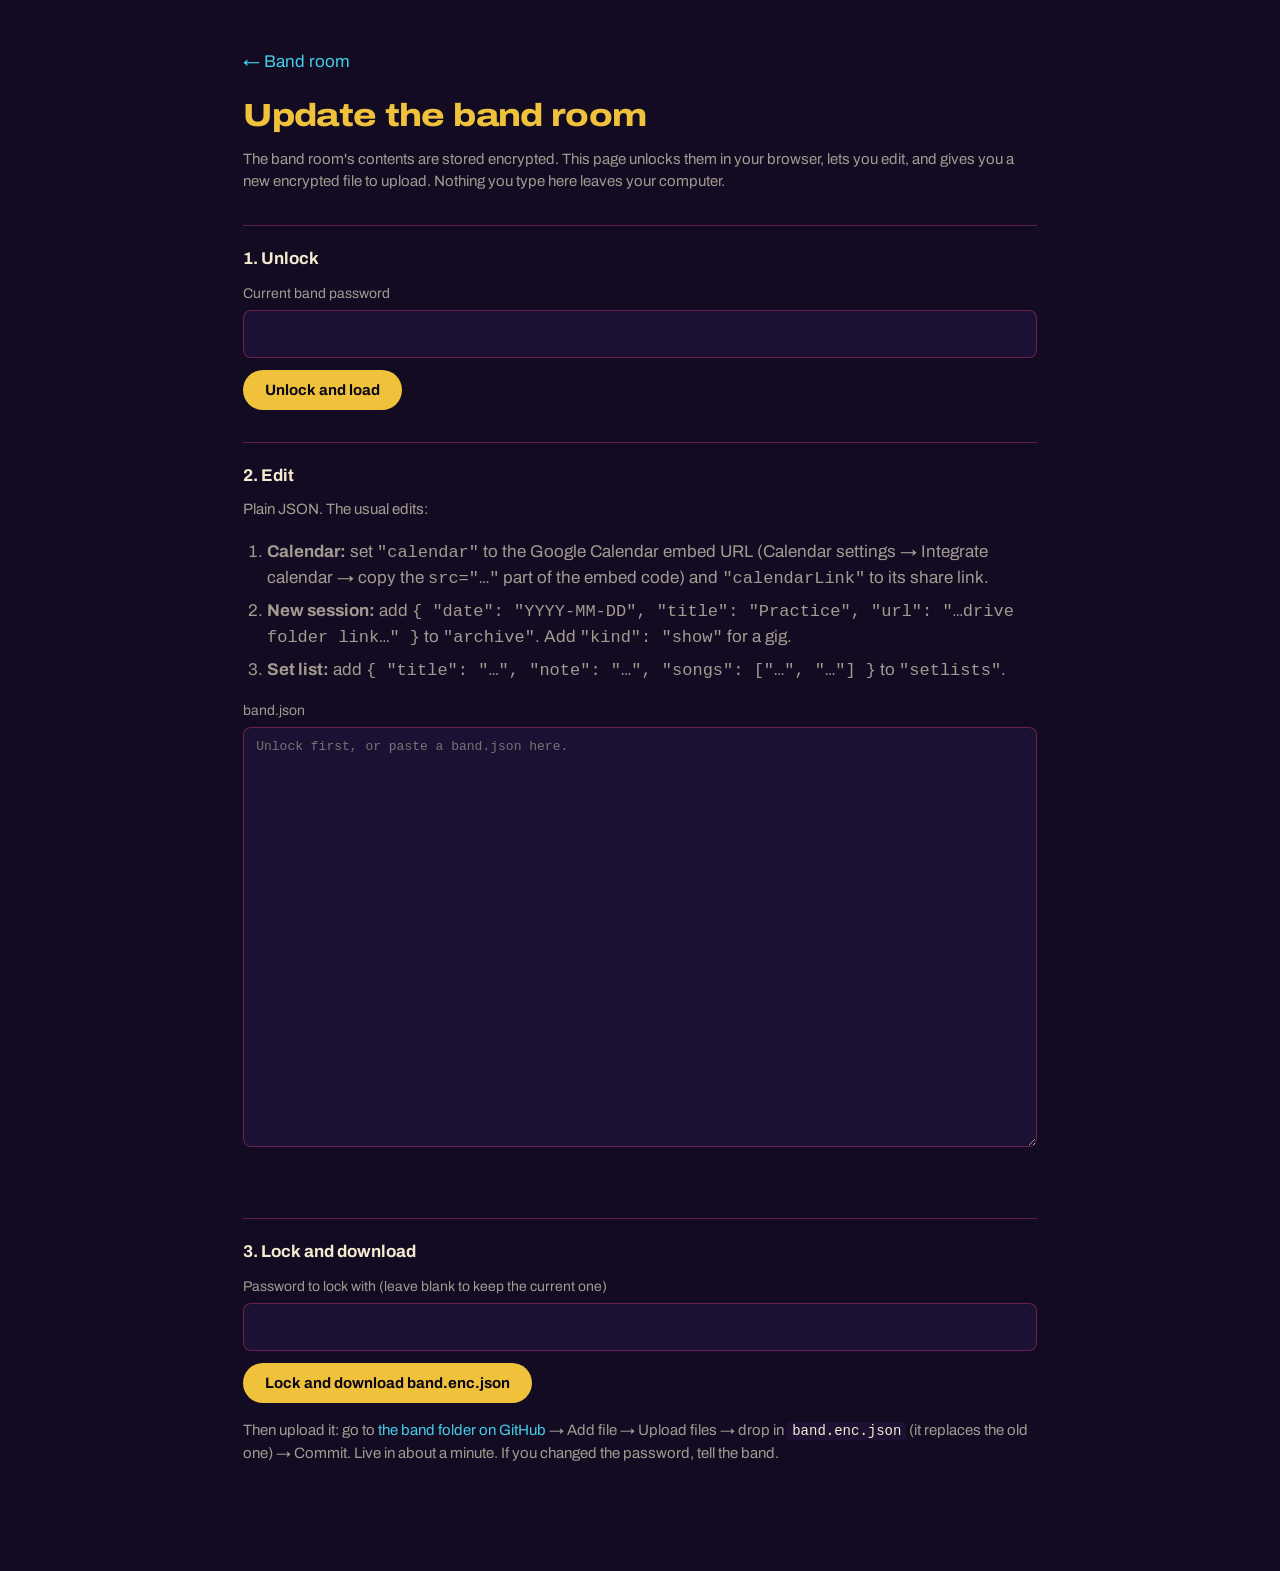
<file: band/lock.html>
<!doctype html>
<html lang="en">
<head>
  <meta charset="utf-8">
  <meta name="viewport" content="width=device-width, initial-scale=1">
  <title>Update the band room — Large Martian</title>
  <meta name="robots" content="noindex, nofollow">
  <link href="https://fonts.googleapis.com/css2?family=Archivo:ital,wdth,wght@0,62..125,100..900&display=swap" rel="stylesheet">
  <link rel="stylesheet" href="../style.css">
  <link rel="icon" type="image/png" href="../img/favicon.png">
  <style>
    main { max-width: 56rem; margin: 0 auto; padding: 32px var(--gutter) 80px; }
    h1 { font-size: 32px; font-weight: 800; font-stretch: 118%; letter-spacing: -0.02em; color: var(--gold); margin: 0 0 8px; }
    .step { margin: 32px 0; padding-top: 20px; border-top: 1px solid var(--rule); }
    .step h2 { font-size: 17px; color: var(--cream); border: 0; padding: 0; margin: 0 0 10px; }
    label { display: block; font-size: 14px; color: var(--cream-dim); margin: 12px 0 6px; }
    input[type="password"], textarea { width: 100%; font: inherit; background: var(--panel); color: var(--cream); border: 1.5px solid var(--rule); border-radius: 8px; padding: 10px 12px; }
    textarea { min-height: 420px; font-family: ui-monospace, Menlo, Consolas, monospace; font-size: 13px; line-height: 1.45; tab-size: 2; }
    input:focus, textarea:focus { outline: none; border-color: var(--cyan); }
    .row { display: flex; gap: 10px; flex-wrap: wrap; align-items: center; margin-top: 12px; }
    .msg { font-size: 15px; margin-top: 10px; min-height: 1.4em; }
    .msg.bad { color: var(--magenta); } .msg.good { color: var(--cyan); }
    ol.how { padding-left: 1.4em; color: var(--cream-dim); } ol.how li { margin: 6px 0; }
  </style>
</head>
<body>
<main>
  <p><a href="./">← Band room</a></p>
  <h1>Update the band room</h1>
  <p class="hint" style="max-width:none">The band room's contents are stored encrypted. This page unlocks them in your browser, lets you edit, and gives you a new encrypted file to upload. Nothing you type here leaves your computer.</p>

  <div class="step">
    <h2>1. Unlock</h2>
    <label for="pw1">Current band password</label>
    <input type="password" id="pw1" autocomplete="off">
    <div class="row"><button class="btn" id="unlock">Unlock and load</button><span class="msg" id="m1"></span></div>
  </div>

  <div class="step">
    <h2>2. Edit</h2>
    <p class="hint" style="max-width:none">Plain JSON. The usual edits:</p>
    <ol class="how">
      <li><strong>Calendar:</strong> set <code>"calendar"</code> to the Google Calendar embed URL (Calendar settings → Integrate calendar → copy the <code>src="…"</code> part of the embed code) and <code>"calendarLink"</code> to its share link.</li>
      <li><strong>New session:</strong> add <code>{ "date": "YYYY-MM-DD", "title": "Practice", "url": "…drive folder link…" }</code> to <code>"archive"</code>. Add <code>"kind": "show"</code> for a gig.</li>
      <li><strong>Set list:</strong> add <code>{ "title": "…", "note": "…", "songs": ["…", "…"] }</code> to <code>"setlists"</code>.</li>
    </ol>
    <label for="json">band.json</label>
    <textarea id="json" spellcheck="false" placeholder="Unlock first, or paste a band.json here."></textarea>
    <div class="msg" id="m2"></div>
  </div>

  <div class="step">
    <h2>3. Lock and download</h2>
    <label for="pw2">Password to lock with (leave blank to keep the current one)</label>
    <input type="password" id="pw2" autocomplete="new-password">
    <div class="row"><button class="btn" id="lock">Lock and download band.enc.json</button><span class="msg" id="m3"></span></div>
    <p class="hint" style="max-width:none;margin-top:16px">Then upload it: go to <a href="https://github.com/Ethan-Brooke/largemartian.com/tree/main/band" target="_blank" rel="noopener">the band folder on GitHub</a> → Add file → Upload files → drop in <code>band.enc.json</code> (it replaces the old one) → Commit. Live in about a minute. If you changed the password, tell the band.</p>
  </div>
</main>

<script>
(function () {
  const enc = new TextEncoder(), dec = new TextDecoder();
  const b64 = { to: b => btoa(String.fromCharCode(...new Uint8Array(b))), from: s => Uint8Array.from(atob(s), c => c.charCodeAt(0)) };
  const ITER = 250000;
  let currentPw = '';

  async function key(password, salt, iterations, usages) {
    const base = await crypto.subtle.importKey('raw', enc.encode(password), 'PBKDF2', false, ['deriveKey']);
    return crypto.subtle.deriveKey({ name: 'PBKDF2', salt, iterations, hash: 'SHA-256' }, base, { name: 'AES-GCM', length: 256 }, false, usages);
  }
  const say = (id, text, cls) => { const el = document.getElementById(id); el.textContent = text; el.className = 'msg ' + (cls || ''); };

  document.getElementById('unlock').addEventListener('click', async () => {
    say('m1', 'Unlocking…');
    try {
      const blob = await (await fetch('band.enc.json', { cache: 'no-store' })).json();
      const pw = document.getElementById('pw1').value;
      const k = await key(pw, b64.from(blob.salt), blob.iterations, ['decrypt']);
      const pt = await crypto.subtle.decrypt({ name: 'AES-GCM', iv: b64.from(blob.iv) }, k, b64.from(blob.ct));
      document.getElementById('json').value = JSON.stringify(JSON.parse(dec.decode(pt)), null, 2);
      currentPw = pw;
      say('m1', 'Unlocked. Edit below.', 'good');
    } catch (e) { say('m1', 'Wrong password, or band.enc.json could not be loaded.', 'bad'); }
  });

  document.getElementById('json').addEventListener('input', () => {
    try { JSON.parse(document.getElementById('json').value); say('m2', 'Valid JSON.', 'good'); }
    catch (e) { say('m2', 'Not valid JSON yet: ' + e.message, 'bad'); }
  });

  document.getElementById('lock').addEventListener('click', async () => {
    let data;
    try { data = JSON.parse(document.getElementById('json').value); }
    catch (e) { say('m3', 'Fix the JSON first.', 'bad'); return; }
    const pw = document.getElementById('pw2').value || currentPw;
    if (!pw) { say('m3', 'Enter a password to lock with.', 'bad'); return; }
    say('m3', 'Locking…');
    const salt = crypto.getRandomValues(new Uint8Array(16)), iv = crypto.getRandomValues(new Uint8Array(12));
    const k = await key(pw, salt, ITER, ['encrypt']);
    const ct = await crypto.subtle.encrypt({ name: 'AES-GCM', iv }, k, enc.encode(JSON.stringify(data)));
    const out = JSON.stringify({ v: 1, kdf: 'PBKDF2-SHA256', iterations: ITER, salt: b64.to(salt), iv: b64.to(iv), ct: b64.to(ct) });
    const a = document.createElement('a');
    a.href = URL.createObjectURL(new Blob([out], { type: 'application/json' }));
    a.download = 'band.enc.json'; a.click();
    say('m3', 'Downloaded band.enc.json — now upload it to GitHub (step below).', 'good');
  });
})();
</script>
</body>
</html>
</file>
<file: style.css>
/* Large Martian — site styles
   Palette lifted from the band's hero artwork: deep space, gold, magenta, cyan, orange.
*/

:root {
  --space: #120b22;      /* page ground: the sky behind the planets */
  --deep: #0b0716;       /* deeper shadow */
  --panel: #1c1133;      /* raised surfaces */
  --cream: #f6ead0;      /* body text */
  --cream-dim: rgba(246, 234, 208, 0.64);
  --gold: #f0c23c;       /* dates, the "Large Martian" banner gold */
  --magenta: #e23a8e;    /* rules, show highlights */
  --cyan: #45cde8;       /* links, actions */
  --orange: #ef8a2a;     /* hover / warmth */
  --rule: rgba(226, 58, 142, 0.38);
  --rule-soft: rgba(226, 58, 142, 0.2);
  --font: "Archivo", "Helvetica Neue", Arial, sans-serif;
  --gutter: clamp(16px, 4vw, 56px);
  --measure: 36rem;
}

* { box-sizing: border-box; }
html { scroll-behavior: smooth; }
@media (prefers-reduced-motion: reduce) { html { scroll-behavior: auto; } }

body {
  margin: 0;
  background: var(--space);
  color: var(--cream);
  font-family: var(--font);
  font-size: 17px;
  line-height: 1.5;
  -webkit-font-smoothing: antialiased;
  overflow-x: hidden;
}

a { color: var(--cyan); text-decoration: none; }
a:hover, a:focus-visible { color: var(--gold); text-decoration: underline; text-underline-offset: 0.2em; }
:focus-visible { outline: 2px solid var(--cyan); outline-offset: 3px; }
[hidden] { display: none !important; }
.sr-only { position: absolute; width: 1px; height: 1px; overflow: hidden; clip: rect(0 0 0 0); white-space: nowrap; }

/* ---------- top line ---------- */
.top {
  display: flex;
  justify-content: space-between;
  align-items: center;
  padding: 16px var(--gutter);
  font-size: 15px;
}
.top.over { position: absolute; top: 0; left: 0; right: 0; z-index: 3; }
.top .wordmark { color: var(--cream); font-weight: 700; font-stretch: 110%; display: inline-flex; align-items: center; gap: 10px; text-shadow: 0 1px 6px rgba(0,0,0,0.6); }
.top .wordmark img { width: 28px; height: auto; }
.top nav { display: flex; gap: 22px; }
.top nav a { color: var(--cream); text-shadow: 0 1px 6px rgba(0,0,0,0.7); font-weight: 600; }
.top nav a:hover { color: var(--gold); }

/* ---------- hero: the artwork, edge to edge ---------- */
.hero {
  position: relative;
  height: 100svh;
  min-height: 520px;
  overflow: hidden;
  background: var(--deep);
}
.hero-bg {
  position: absolute; inset: -6%;
  background-size: cover; background-position: center;
  filter: blur(40px) brightness(0.75) saturate(1.5);
  transform: scale(1.1);
}
.hero-img {
  position: absolute; inset: 0;
  width: 100%; height: 100%;
  object-fit: contain; object-position: center;
  display: block;
}
.hero-foot {
  position: absolute; left: 0; right: 0; bottom: 0; z-index: 2;
  padding: 120px var(--gutter) 28px;
  background: linear-gradient(to top, var(--space) 0%, rgba(18,11,34,0.85) 35%, rgba(18,11,34,0) 100%);
  display: flex; align-items: flex-end; justify-content: space-between; gap: 24px; flex-wrap: wrap;
}
.hero-foot .tag { margin: 0; max-width: var(--measure); font-size: clamp(16px, 1.4vw, 20px); color: var(--cream); text-shadow: 0 1px 8px rgba(0,0,0,0.7); }
.btn {
  display: inline-block; padding: 12px 22px; border-radius: 999px;
  background: var(--gold); color: var(--deep); font-weight: 700; font-size: 15px;
  border: 0; cursor: pointer; font-family: inherit;
}
.btn:hover, .btn:focus-visible { background: var(--cyan); color: var(--deep); text-decoration: none; }
.btn.ghost { background: transparent; color: var(--cream); border: 1.5px solid var(--cyan); }
.btn.ghost:hover { background: var(--cyan); color: var(--deep); }

@media (max-width: 700px) {
  .top.over { position: static; }
  .hero { height: auto; min-height: 0; }
  .hero-bg { display: none; }
  .hero-img { position: static; width: 100%; height: auto; aspect-ratio: 1; object-fit: cover; }
  .hero-foot { position: static; padding: 18px var(--gutter) 8px; background: none; }
  .hero-foot .tag { text-shadow: none; }
}

/* ---------- sections ---------- */
section { padding: 56px var(--gutter) 24px; }
section h2 {
  margin: 0 0 28px;
  font-size: 15px; font-weight: 700;
  color: var(--gold);
  padding-bottom: 10px;
  border-bottom: 1px solid var(--rule);
}
.prose { max-width: var(--measure); }
.prose p { margin: 0 0 1em; }

/* ---------- shows ---------- */
.shows { list-style: none; margin: 0; padding: 0; }
.show {
  display: grid;
  grid-template-columns: 5.5rem 1fr auto;
  gap: 0 24px;
  align-items: baseline;
  padding: 22px 0;
  border-bottom: 1px solid var(--rule-soft);
}
.show .date { color: var(--gold); line-height: 1; }
.show .date .day { display: block; font-size: 44px; font-weight: 800; font-stretch: 112%; letter-spacing: -0.02em; }
.show .date .mon { display: block; font-size: 14px; margin-top: 6px; }
.show .where { min-width: 0; }
.show .venue { display: block; font-size: clamp(20px, 2.4vw, 28px); font-weight: 700; font-stretch: 108%; letter-spacing: -0.01em; line-height: 1.15; }
.show .city { color: var(--cream-dim); }
.show .meta { color: var(--cream-dim); margin-top: 4px; font-size: 15px; }
.show .links { margin-top: 10px; display: flex; gap: 18px; flex-wrap: wrap; font-size: 15px; }
.show .tickets {
  justify-self: end;
  padding: 10px 16px; border: 1.5px solid var(--cyan); border-radius: 999px;
  font-weight: 600; font-size: 15px; white-space: nowrap; color: var(--cyan);
}
.show .tickets:hover { background: var(--cyan); color: var(--deep); text-decoration: none; }
.show .poster { grid-column: 3; grid-row: 1 / span 2; justify-self: end; align-self: start; }
.show .poster img { width: 96px; height: auto; display: block; border-radius: 3px; box-shadow: 0 2px 14px rgba(0,0,0,0.5); transition: transform .15s ease; }
.show .poster:hover img { transform: scale(1.04); }
.show.past .date, .show.past .where > .venue, .show.past .city, .show.past .meta { opacity: 0.8; }
.empty { color: var(--cream-dim); max-width: var(--measure); padding: 8px 0 24px; }
details.past-shows { margin-top: 24px; }
details.past-shows summary { cursor: pointer; color: var(--cream-dim); font-size: 15px; padding: 8px 0; list-style: none; }
details.past-shows summary::before { content: "+ "; }
details.past-shows[open] summary::before { content: "– "; }

@media (max-width: 640px) {
  .show { grid-template-columns: 4.2rem 1fr; }
  .show .date .day { font-size: 36px; }
  .show .tickets { grid-column: 2; justify-self: start; margin-top: 12px; }
  .show .poster { grid-column: 2; grid-row: auto; justify-self: start; margin-top: 12px; }
}

/* ---------- tracks ---------- */
.session { margin-bottom: 40px; }
.session h3 { margin: 0 0 6px; font-size: 20px; font-weight: 700; font-stretch: 108%; }
.session .note { margin: 0 0 14px; color: var(--cream-dim); font-size: 15px; max-width: var(--measure); }
.tracks { list-style: none; margin: 0; padding: 0; max-width: 46rem; }
.track {
  display: grid; grid-template-columns: 1fr minmax(0, 300px); gap: 16px; align-items: center;
  padding: 10px 0; border-bottom: 1px solid var(--rule-soft);
}
.track .title { font-weight: 500; }
.track audio { width: 100%; height: 32px; color-scheme: dark; }
@media (max-width: 560px) { .track { grid-template-columns: 1fr; gap: 6px; } }

/* ---------- set lists ---------- */
.setlist { margin-bottom: 36px; max-width: var(--measure); }
.setlist h3 { margin: 0 0 4px; font-size: 20px; font-weight: 700; font-stretch: 108%; }
.setlist .note { margin: 0 0 12px; color: var(--cream-dim); font-size: 15px; }
.setlist ol { margin: 0; padding-left: 1.6em; columns: 2; column-gap: 32px; }
.setlist li { break-inside: avoid; padding: 3px 0; }
.setlist li a { color: var(--cream); }
.setlist li a:hover { color: var(--gold); }
@media (max-width: 560px) { .setlist ol { columns: 1; } }

/* ---------- session archive (band room) ---------- */
.hint { color: var(--cream-dim); font-size: 15px; max-width: var(--measure); margin: 0 0 18px; }
.hint code, .prose code { font-size: 14px; color: var(--cream); background: var(--panel); padding: 1px 5px; border-radius: 3px; }
.archive { list-style: none; margin: 0; padding: 0; max-width: 46rem; columns: 2; column-gap: 48px; }
.archive .year { break-after: avoid; font-size: 28px; font-weight: 800; font-stretch: 118%; letter-spacing: -0.02em; color: var(--gold); padding: 18px 0 8px; }
.archive .year:first-child { padding-top: 0; }
.archive .sess { break-inside: avoid; display: grid; grid-template-columns: 4.2rem 1fr; gap: 12px; padding: 6px 0; border-bottom: 1px solid var(--rule-soft); }
.archive .sess .d { color: var(--cream-dim); font-variant-numeric: tabular-nums; }
.archive .sess a { color: var(--cream); }
.archive .sess.is-show a { color: var(--magenta); font-weight: 700; }
.archive .sess.is-show a:hover { color: var(--gold); }
@media (max-width: 640px) { .archive { columns: 1; } }

/* ---------- calendar ---------- */
.calendar iframe { width: 100%; height: 620px; border: 0; border-radius: 6px; background: var(--panel); }

/* ---------- art gallery ---------- */
.gallery { list-style: none; margin: 36px 0 0; padding: 0; display: grid; grid-template-columns: repeat(6, 1fr); gap: 8px; }
.gallery img { width: 100%; aspect-ratio: 1; object-fit: cover; display: block; border-radius: 3px; }
@media (max-width: 800px) { .gallery { grid-template-columns: repeat(3, 1fr); } }

/* ---------- socials / footer ---------- */
.links { display: flex; flex-wrap: wrap; gap: 10px 26px; padding: 0; margin: 0; list-style: none; font-size: 17px; }
footer {
  padding: 64px var(--gutter) 40px;
  color: var(--cream-dim); font-size: 14px;
  display: flex; justify-content: space-between; flex-wrap: wrap; gap: 12px;
}

/* ---------- band room ---------- */
.room-head { padding: 24px var(--gutter) 0; display: flex; align-items: center; gap: 32px; flex-wrap: wrap; }
.room-head .room-mark { width: clamp(140px, 18vw, 240px); height: auto; }
.room-head h1 { margin: 0; font-size: clamp(40px, 8vw, 96px); font-weight: 900; font-stretch: 125%; letter-spacing: -0.03em; line-height: 0.95; text-transform: uppercase; color: var(--gold); }
.room-head p { color: var(--cream-dim); max-width: var(--measure); }

/* login gate */
.gate {
  min-height: 100svh; display: grid; place-items: center; padding: 24px var(--gutter);
  background:
    radial-gradient(60% 50% at 20% 100%, rgba(226,58,142,0.25), transparent 70%),
    radial-gradient(50% 40% at 90% 10%, rgba(69,205,232,0.18), transparent 70%),
    var(--deep);
}
.gate form { width: min(420px, 100%); text-align: center; }
.gate img.mark { width: 150px; height: auto; margin: 0 auto 8px; display: block; }
.gate h1 { margin: 0 0 6px; font-size: 28px; font-weight: 800; font-stretch: 118%; letter-spacing: -0.02em; color: var(--gold); }
.gate p { margin: 0 0 22px; color: var(--cream-dim); font-size: 15px; }
.gate .row { display: flex; gap: 8px; }
.gate input[type="password"] {
  flex: 1; min-width: 0; padding: 12px 14px; font: inherit; font-size: 17px;
  background: var(--panel); color: var(--cream); border: 1.5px solid var(--rule); border-radius: 8px;
}
.gate input[type="password"]:focus { outline: none; border-color: var(--cyan); }
.gate label.remember { display: block; margin-top: 14px; font-size: 14px; color: var(--cream-dim); }
.gate .error { color: var(--magenta); font-size: 15px; min-height: 1.4em; margin-top: 12px; }

/* ---------- practice scheduler ---------- */
.sched .sched-top { display: flex; justify-content: space-between; align-items: center; flex-wrap: wrap; gap: 12px; margin-bottom: 8px; }
.sched label { font-size: 15px; color: var(--cream-dim); }
.sched select, .sched input[type="number"], .sched input[type="time"], .sched input[type="text"], .sched .members input {
  font: inherit; font-size: 15px; background: var(--panel); color: var(--cream); border: 1.5px solid var(--rule); border-radius: 6px; padding: 6px 8px;
}
.sched .month-nav { display: flex; align-items: center; gap: 12px; font-size: 18px; }
.btn.small { padding: 6px 12px; font-size: 14px; }
.sched .grid { display: grid; grid-template-columns: repeat(7, 1fr); gap: 6px; max-width: 46rem; margin: 12px 0 14px; }
.sched .gh { text-align: center; font-size: 13px; color: var(--cream-dim); padding-bottom: 4px; }
.sched .gd { position: relative; aspect-ratio: 1; border-radius: 8px; border: 1.5px solid var(--rule-soft); background: var(--panel); color: var(--cream); font: inherit; cursor: pointer; display: flex; flex-direction: column; align-items: center; justify-content: center; gap: 2px; padding: 0; }
.sched .gd .n { font-size: 17px; font-weight: 600; }
.sched .gd .o { font-size: 11px; color: var(--cream-dim); }
.sched .gd.off { opacity: 0.35; }
.sched .gd.picked { border-color: var(--gold); box-shadow: inset 0 0 0 1.5px var(--gold); }
.sched .gd.picked .n { color: var(--gold); }
.sched .gd.busy { background: rgba(226,58,142,0.22); border-color: var(--magenta); text-decoration: line-through; }
.sched .gd:hover { border-color: var(--cyan); }
.sched .row { display: flex; align-items: center; gap: 14px; flex-wrap: wrap; margin: 8px 0 20px; }
.sched h3 { margin: 28px 0 8px; font-size: 20px; font-weight: 700; font-stretch: 108%; }
.sched .plan { margin: 0 0 8px; padding-left: 1.3em; }
.sched .plan li { padding: 3px 0; }
.sched .settings { margin-top: 28px; border-top: 1px solid var(--rule-soft); padding-top: 12px; max-width: 46rem; }
.sched .settings summary { cursor: pointer; color: var(--cream-dim); font-size: 15px; padding: 6px 0; }
.sched .sgrid { display: grid; grid-template-columns: 1fr 1fr; gap: 12px 24px; margin: 14px 0; }
.sched .sgrid label { display: flex; align-items: center; gap: 8px; flex-wrap: wrap; }
.sched .order, .sched .members { margin: 18px 0; }
.sched .order ol { margin: 8px 0; padding-left: 1.4em; max-width: 16rem; }
.sched .order li { display: flex; justify-content: space-between; align-items: center; padding: 3px 0; }
.sched .order li span button, .sched .rmm { background: none; border: 1px solid var(--rule); color: var(--cream-dim); border-radius: 4px; cursor: pointer; font-size: 12px; padding: 2px 6px; margin-left: 4px; }
.sched .order li span button:hover, .sched .rmm:hover { color: var(--gold); border-color: var(--gold); }
.sched .mrow { display: grid; grid-template-columns: 1fr 1.6fr auto; gap: 8px; margin: 6px 0; max-width: 32rem; }
@media (max-width: 640px) { .sched .sgrid { grid-template-columns: 1fr; } .sched .gd .o { display: none; } }

/* weekend session chips */
.sched .gd.we { cursor: default; padding: 4px; gap: 3px; }
.sched .gd.we .day { background: none; border: 0; color: inherit; font: inherit; font-size: 16px; font-weight: 600; cursor: pointer; padding: 0 4px; border-radius: 4px; }
.sched .gd.we .day:hover { color: var(--cyan); }
.sched .gd.we.busy { text-decoration: none; }
.sched .gd.we.busy .day { text-decoration: line-through; }
.sched .chips { display: flex; gap: 3px; width: 100%; }
.sched .chip { flex: 1; min-width: 0; font: inherit; font-size: 10px; line-height: 1; padding: 5px 0; border-radius: 4px; border: 1px solid var(--rule-soft); background: rgba(246,234,208,0.05); color: var(--cream-dim); cursor: pointer; position: relative; }
.sched .chip i { font-style: normal; font-size: 9px; margin-left: 2px; color: var(--orange); }
.sched .chip:hover { border-color: var(--cyan); color: var(--cream); }
.sched .chip.busy, .sched .gd.we.busy .chip { background: rgba(226,58,142,0.3); border-color: var(--magenta); color: var(--cream); text-decoration: line-through; }
.sched .chip.picked { background: var(--gold); color: var(--deep); border-color: var(--gold); font-weight: 700; }
.sched .plan .lb { color: var(--cream-dim); font-size: 14px; }
.sched .wes { grid-column: 1 / -1; }
.sched .werow { display: flex; align-items: center; gap: 8px; margin: 6px 0; flex-wrap: wrap; }
.sched .werow input[type="text"] { width: 7.5rem; font: inherit; font-size: 15px; background: var(--panel); color: var(--cream); border: 1.5px solid var(--rule); border-radius: 6px; padding: 6px 8px; }
.sched .werow span button { background: none; border: 1px solid var(--rule); color: var(--cream-dim); border-radius: 4px; cursor: pointer; font-size: 12px; padding: 2px 6px; margin-left: 4px; }
@media (max-width: 640px) { .sched .chip { font-size: 9px; padding: 4px 0; } .sched .chip i { display: none; } }
</file>
